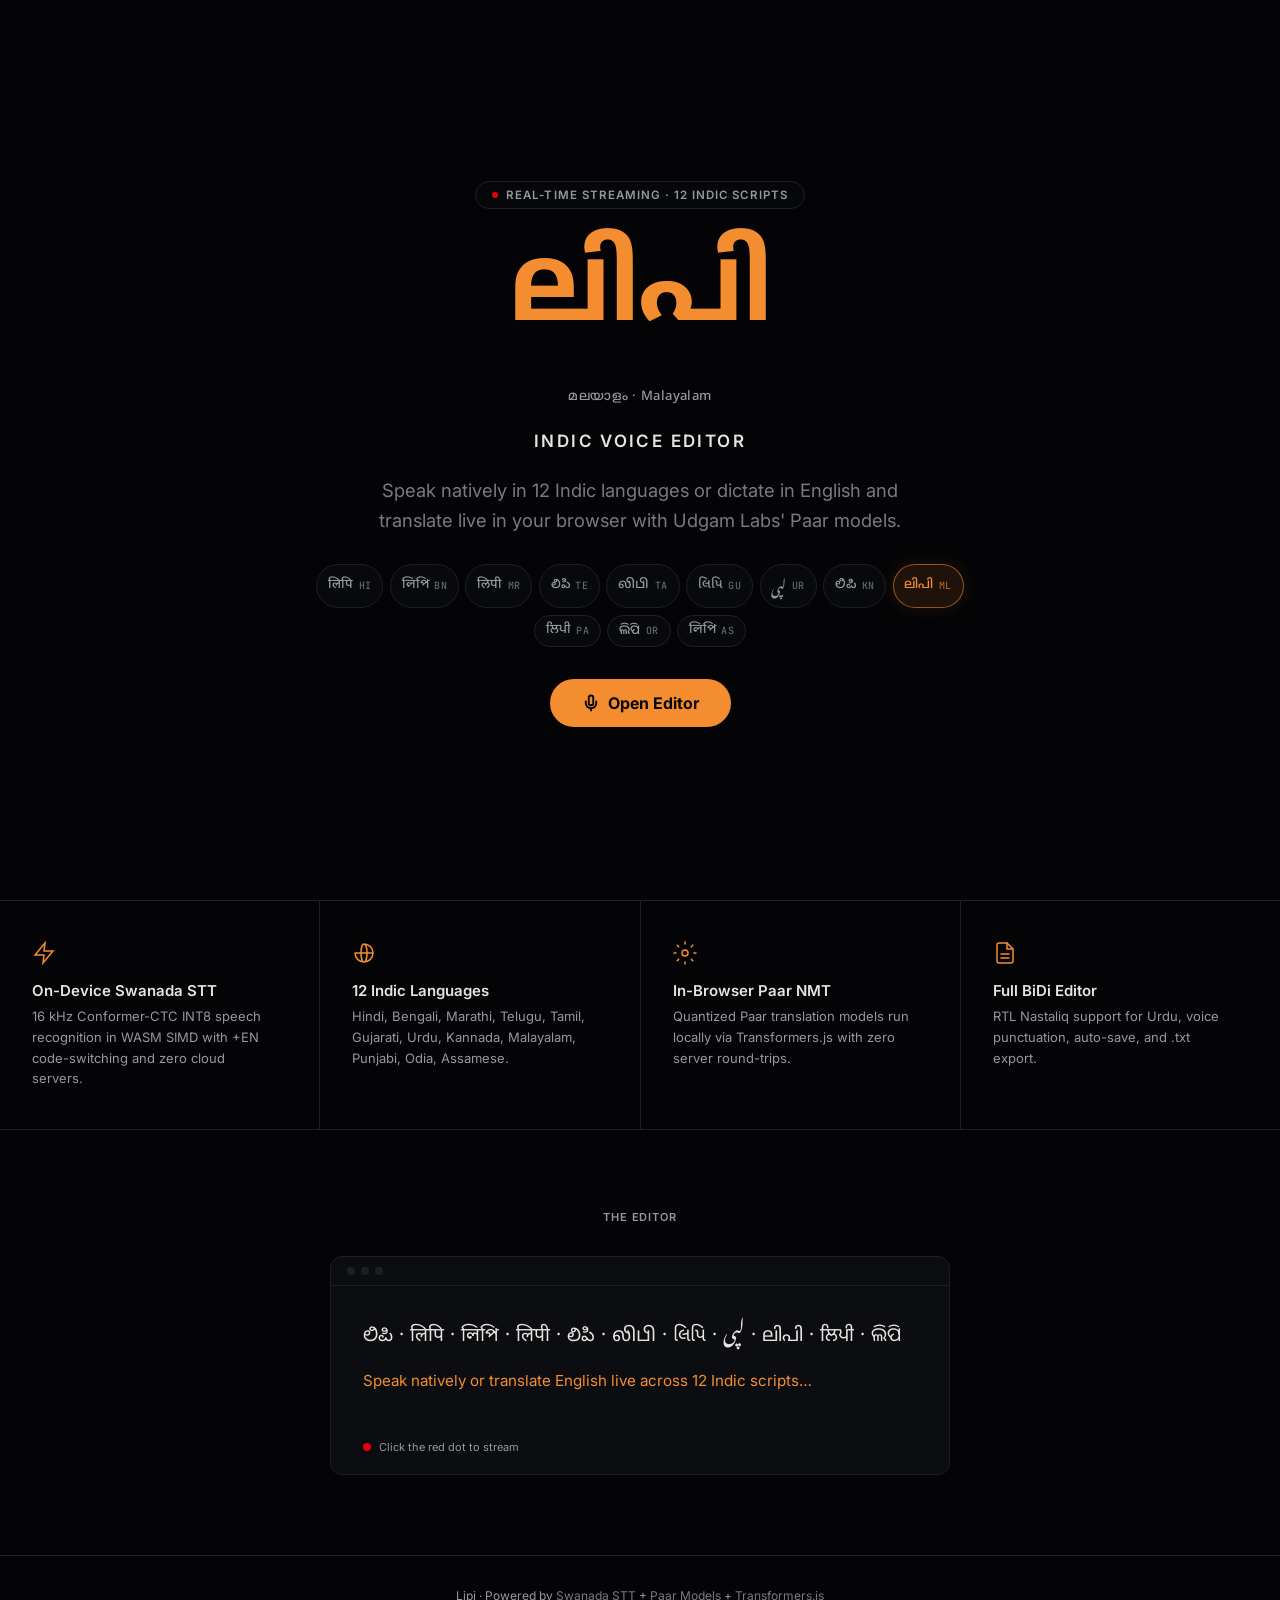
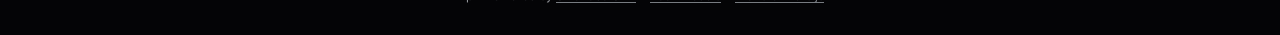
<file: index.html>
<!DOCTYPE html>
<html lang="en">
<head>
  <meta charset="UTF-8">
  <meta name="viewport" content="width=device-width, initial-scale=1.0, viewport-fit=cover, interactive-widget=resizes-content">
  <title>Lipi — Indic Voice Editor</title>
  <meta name="description" content="Real-time on-device Indic voice and text editor supporting 12 languages: Hindi, Bengali, Marathi, Telugu, Tamil, Gujarati, Urdu, Kannada, Malayalam, Punjabi, Odia, and Assamese. Powered by Swanada Conformer-CTC STT, Udgam Labs Paar models, and Transformers.js.">
  <meta name="theme-color" content="#111116">
  <meta name="google" content="notranslate">

  <link rel="icon" href="data:image/svg+xml,<svg xmlns='http://www.w3.org/2000/svg' viewBox='0 0 100 100'><rect width='100' height='100' rx='16' fill='%231b1b22'/><text x='50' y='68' text-anchor='middle' font-size='52' font-family='sans-serif' fill='%23c8912e'>ಲಿ</text></svg>">

  <meta property="og:title" content="Lipi — Indic Voice Editor">
  <meta property="og:description" content="Speak or type across 12 Indic languages with real-time voice streaming and in-browser Paar neural translation.">
  <meta property="og:type" content="website">
  <meta property="og:url" content="https://h3manth.com/ai/lipi/">
  <meta property="og:image" content="https://h3manth.com/ai/lipi/og.jpg">
  <meta property="og:image:width" content="600">
  <meta property="og:image:height" content="900">
  <meta name="twitter:card" content="summary_large_image">
  <meta name="twitter:image" content="https://h3manth.com/ai/lipi/og.jpg">

  <!-- LLM / Agent discoverability -->
  <link rel="llms" href="/ai/lipi/llms.txt" type="text/plain">

  <!-- Schema.org structured data -->
  <script type="application/ld+json">
  {
    "@context": "https://schema.org",
    "@type": "WebApplication",
    "name": "Lipi",
    "alternateName": "Lipi Indic Voice Editor",
    "url": "https://h3manth.com/ai/lipi/",
    "description": "Real-time on-device Indic voice editor and neural translation workspace supporting 12 Indic languages via Swanada Conformer-CTC STT, Udgam Labs Paar models, and Transformers.js.",
    "applicationCategory": "UtilitiesApplication",
    "operatingSystem": "Web",
    "browserRequirements": "Chrome, Edge, Firefox, Safari",
    "inLanguage": ["kn", "hi", "bn", "mr", "te", "ta", "gu", "ur", "ml", "pa", "or", "as", "en"],
    "offers": { "@type": "Offer", "price": "0", "priceCurrency": "USD" },
    "author": { "@type": "Person", "name": "Hemanth HM", "url": "https://h3manth.com" },
    "featureList": [
      "12 Indic languages: Hindi, Bengali, Marathi, Telugu, Tamil, Gujarati, Urdu, Kannada, Malayalam, Punjabi, Odia, Assamese",
      "100% client-side 16 kHz Conformer-CTC neural speech recognition via Swanada (25.4 MiB Mobile / 177.4 MiB Studio)",
      "In-browser neural translation powered by Udgam Labs Paar models and Transformers.js",
      "BiDi and RTL layout support for Urdu",
      "Full text editor with auto-save and text export"
    ]
  }
  </script>

  <!-- Non-render-blocking fonts for all 12 Indic scripts -->
  <link rel="preconnect" href="https://fonts.googleapis.com">
  <link rel="preconnect" href="https://fonts.gstatic.com" crossorigin>
  <link href="https://fonts.googleapis.com/css2?family=Inter:wght@400;500;600;700&family=JetBrains+Mono:wght@400;500&family=Noto+Nastaliq+Urdu:wght@400;600;700&family=Noto+Sans+Arabic:wght@400;600;700&family=Noto+Sans+Bengali:wght@400;600;700&family=Noto+Sans+Devanagari:wght@400;600;700&family=Noto+Sans+Gujarati:wght@400;600;700&family=Noto+Sans+Gurmukhi:wght@400;600;700&family=Noto+Sans+Kannada:wght@400;600;700&family=Noto+Sans+Malayalam:wght@400;600;700&family=Noto+Sans+Oriya:wght@400;600;700&family=Noto+Sans+Tamil:wght@400;600;700&family=Noto+Sans+Telugu:wght@400;600;700&display=swap" rel="stylesheet" media="print" onload="this.media='all'">
  <noscript><link href="https://fonts.googleapis.com/css2?family=Inter:wght@400;500;600;700&family=JetBrains+Mono:wght@400;500&family=Noto+Nastaliq+Urdu:wght@400;600;700&family=Noto+Sans+Arabic:wght@400;600;700&family=Noto+Sans+Bengali:wght@400;600;700&family=Noto+Sans+Devanagari:wght@400;600;700&family=Noto+Sans+Gujarati:wght@400;600;700&family=Noto+Sans+Gurmukhi:wght@400;600;700&family=Noto+Sans+Kannada:wght@400;600;700&family=Noto+Sans+Malayalam:wght@400;600;700&family=Noto+Sans+Oriya:wght@400;600;700&family=Noto+Sans+Tamil:wght@400;600;700&family=Noto+Sans+Telugu:wght@400;600;700&display=swap" rel="stylesheet"></noscript>

  <link rel="stylesheet" href="index.css?v=8">
  <script>if(location.hash==='#editor'){document.documentElement.classList.add('direct-editor'); const isMobile = window.matchMedia('(max-width: 600px)').matches || 'ontouchstart' in window; if (!isMobile) setTimeout(() => document.getElementById('editor')?.focus(), 500);}</script>
  <style>.direct-editor #landing{display:none}.direct-editor #editor-view{display:flex!important}</style>
</head>
<body>

  <main>

  <!-- ═══════ LANDING ═══════ -->
  <section class="landing" id="landing">
    <div class="hero">
      <span class="hero-eyebrow">
        <span class="hero-eyebrow-dot"></span>
        real-time streaming · 12 indic scripts
      </span>

      <div class="hero-word-stage">
        <h1 class="hero-title" id="hero-title" aria-label="Lipi — Indic Voice Editor">
          <span class="hero-title-word" id="hero-title-word" dir="ltr" aria-hidden="true">ಲಿಪಿ</span>
        </h1>
        <div class="hero-script-meta" id="hero-script-meta" aria-hidden="true">ಕನ್ನಡ · Kannada</div>
      </div>

      <p class="hero-tagline">Indic Voice Editor</p>

      <p class="hero-sub">
        Speak natively in 12 Indic languages or dictate in English and translate live in your browser with Udgam Labs' Paar models.
      </p>

      <div class="hero-script-strip" id="hero-script-strip" role="group" aria-label="Preview Lipi across 12 Indic languages"></div>

      <div class="hero-cta-group">
        <button class="btn-primary" id="hero-open-editor">
          <svg viewBox="0 0 24 24" fill="none" stroke="currentColor" stroke-width="2.5" stroke-linecap="round">
            <path d="M12 2a3 3 0 0 0-3 3v7a3 3 0 0 0 6 0V5a3 3 0 0 0-3-3Z"/>
            <path d="M19 10v2a7 7 0 0 1-14 0v-2"/>
            <line x1="12" x2="12" y1="19" y2="22"/>
          </svg>
          Open Editor
        </button>
      </div>
    </div>

    <section class="features" aria-label="Features">
      <div class="feature">
        <svg class="feature-icon" viewBox="0 0 24 24" fill="none" stroke="currentColor" stroke-width="1.5" stroke-linecap="round"><path d="M13 2L3 14h9l-1 8 10-12h-9l1-8z"/></svg>
        <h2 class="feature-title">On-Device Swanada STT</h2>
        <p class="feature-desc">16 kHz Conformer-CTC INT8 speech recognition in WASM SIMD with +EN code-switching and zero cloud servers.</p>
      </div>
      <div class="feature">
        <svg class="feature-icon" viewBox="0 0 24 24" fill="none" stroke="currentColor" stroke-width="1.5" stroke-linecap="round"><path d="M21 12a9 9 0 0 1-9 9m9-9a9 9 0 0 0-9-9m9 9H3m9 9a9 9 0 0 1-9-9m9 9c1.657 0 3-4.03 3-9s-1.343-9-3-9m0 18c-1.657 0-3-4.03-3-9s1.343-9 3-9"/></svg>
        <h2 class="feature-title">12 Indic Languages</h2>
        <p class="feature-desc">Hindi, Bengali, Marathi, Telugu, Tamil, Gujarati, Urdu, Kannada, Malayalam, Punjabi, Odia, Assamese.</p>
      </div>
      <div class="feature">
        <svg class="feature-icon" viewBox="0 0 24 24" fill="none" stroke="currentColor" stroke-width="1.5" stroke-linecap="round"><circle cx="12" cy="12" r="3"/><path d="M12 1v2M12 21v2M4.22 4.22l1.42 1.42M18.36 18.36l1.42 1.42M1 12h2M21 12h2M4.22 19.78l1.42-1.42M18.36 5.64l1.42-1.42"/></svg>
        <h2 class="feature-title">In-Browser Paar NMT</h2>
        <p class="feature-desc">Quantized Paar translation models run locally via Transformers.js with zero server round-trips.</p>
      </div>
      <div class="feature">
        <svg class="feature-icon" viewBox="0 0 24 24" fill="none" stroke="currentColor" stroke-width="1.5" stroke-linecap="round"><path d="M14 2H6a2 2 0 0 0-2 2v16a2 2 0 0 0 2 2h12a2 2 0 0 0 2-2V8z"/><polyline points="14 2 14 8 20 8"/><line x1="16" x2="8" y1="13" y2="13"/><line x1="16" x2="8" y1="17" y2="17"/></svg>
        <h2 class="feature-title">Full BiDi Editor</h2>
        <p class="feature-desc">RTL Nastaliq support for Urdu, voice punctuation, auto-save, and .txt export.</p>
      </div>
    </section>

    <section class="preview" aria-label="Preview">
      <span class="preview-label">The editor</span>
      <div class="preview-window">
        <div class="preview-chrome">
          <span class="preview-dot"></span>
          <span class="preview-dot"></span>
          <span class="preview-dot"></span>
        </div>
        <div class="preview-body">
          ಲಿಪಿ · लिपि · লিপি · लिपी · లిపి · லிபி · લિપિ · لپی · ലിപി · ਲਿਪੀ · ଲିପି
          <div class="preview-accent">Speak natively or translate English live across 12 Indic scripts…</div>
        </div>
        <div class="preview-rec-row">
          <span class="preview-rec-dot"></span>
          <span class="preview-rec-text">Click the red dot to stream</span>
        </div>
      </div>
    </section>

    <footer class="landing-footer">
      <p>Lipi · Powered by <a href="https://h3manth.com/ai/swanada/" target="_blank" rel="noopener">Swanada STT</a> + <a href="https://udgamlabs.com/models/paar" target="_blank" rel="noopener">Paar Models</a> + <a href="https://huggingface.co/docs/transformers.js" target="_blank" rel="noopener">Transformers.js</a></p>
    </footer>
  </section>

  <!-- ═══════ EDITOR ═══════ -->
  <section class="editor-view" id="editor-view" hidden>
    <button class="back-btn" id="back-btn" title="Back to home">
      <svg width="14" height="14" viewBox="0 0 24 24" fill="none" stroke="currentColor" stroke-width="2" stroke-linecap="round"><polyline points="15 18 9 12 15 6"/></svg>
      Back
    </button>

    <div class="editor" id="editor" contenteditable="true" spellcheck="false"
         role="textbox" aria-multiline="true" aria-label="Indic text editor"
         dir="ltr"
         placeholder="ಇಲ್ಲಿ ಟೈಪ್ ಮಾಡಿ ಅಥವಾ ಮಾತನಾಡಿ..."
         data-placeholder="ಇಲ್ಲಿ ಟೈಪ್ ಮಾಡಿ ಅಥವಾ ಮಾತನಾಡಿ..."></div>

    <div class="float-bar" id="float-bar" role="toolbar" aria-label="Editor tools">
      <button class="mic" id="mic" aria-label="Record voice input" title="Record voice (Cmd/Ctrl + M)">
        <span class="mic-dot"></span>
      </button>
      <span class="mic-label" id="mic-label" aria-live="polite"></span>

      <span class="sep" role="separator"></span>

      <!-- Custom Styled Language Picker -->
      <div class="lang-picker" id="lang-picker">
        <select class="sr-only-select" id="lang-select" tabindex="-1" aria-hidden="true">
          <option value="kn" selected>ಕನ್ನಡ (Kannada)</option>
          <option value="hi">हिन्दी (Hindi)</option>
          <option value="bn">বাংলা (Bengali)</option>
          <option value="mr">मराठी (Marathi)</option>
          <option value="te">తెలుగు (Telugu)</option>
          <option value="ta">தமிழ் (Tamil)</option>
          <option value="gu">ગુજરાતી (Gujarati)</option>
          <option value="ur">اردو (Urdu)</option>
          <option value="ml">മലയാളം (Malayalam)</option>
          <option value="pa">ਪੰਜਾਬੀ (Punjabi)</option>
          <option value="or">ଓଡ଼ିଆ (Odia)</option>
          <option value="as">অসমীয়া (Assamese)</option>
        </select>

        <button type="button" class="lang-trigger" id="lang-trigger"
                aria-haspopup="listbox" aria-expanded="false" aria-controls="lang-menu"
                title="Select Indic language">
          <svg class="lang-trigger-globe" width="13" height="13" viewBox="0 0 24 24" fill="none" stroke="currentColor" stroke-width="2" stroke-linecap="round" stroke-linejoin="round" aria-hidden="true">
            <circle cx="12" cy="12" r="10"/>
            <path d="M2 12h20"/>
            <path d="M12 2a15.3 15.3 0 0 1 4 10 15.3 15.3 0 0 1-4 10 15.3 15.3 0 0 1-4-10 15.3 15.3 0 0 1 4-10z"/>
          </svg>
          <span class="lang-trigger-label" id="lang-trigger-label">ಕನ್ನಡ</span>
          <span class="lang-trigger-code" id="lang-trigger-code">KN</span>
          <svg class="lang-trigger-chevron" width="11" height="11" viewBox="0 0 24 24" fill="none" stroke="currentColor" stroke-width="2.4" stroke-linecap="round" stroke-linejoin="round" aria-hidden="true">
            <polyline points="6 9 12 15 18 9"/>
          </svg>
        </button>

        <div class="lang-popover" id="lang-popover" hidden>
          <div class="lang-popover-head">
            <span class="lang-popover-title">Target Script</span>
            <span class="lang-popover-badge">12 · Paar</span>
          </div>
          <div class="lang-menu" id="lang-menu" role="listbox" aria-label="Select Indic language"></div>
        </div>
      </div>

      <!-- Dual Mode Switch: Direct Indic STT vs English -> Indic Paar Translation -->
      <div class="mode-switch" id="mode-switch" role="group" aria-label="Voice mode">
        <button type="button" class="mode-btn is-active" id="mode-stt-btn" aria-pressed="true"
                title="Direct Speech-to-Text in selected Indic language (no model download)">
          Indic STT
        </button>
        <button type="button" class="mode-btn" id="mode-translate-btn" aria-pressed="false"
                title="Speak English and live-translate to selected Indic language via Paar">
          <span id="voice-mode-label">EN → KN</span>
        </button>
      </div>

      <!-- Translate Current Editor Content via Paar on demand -->
      <button type="button" class="pill-btn pill-btn--accent" id="translate-btn"
              aria-label="Translate English text"
              title="Translate English text in editor to selected Indic language (loads Paar on demand)">
        <svg width="12" height="12" viewBox="0 0 24 24" fill="none" stroke="currentColor" stroke-width="2.2" stroke-linecap="round" stroke-linejoin="round" aria-hidden="true">
          <path d="m5 8 6 6"/>
          <path d="m4 14 6-6 2-3"/>
          <path d="M2 5h12"/>
          <path d="M7 2h1"/>
          <path d="m22 22-5-10-5 10"/>
          <path d="M14 18h6"/>
        </svg>
        <span>Translate</span>
      </button>

      <button class="fbtn kn-toggle is-active" id="kn-toggle" aria-pressed="true" title="Phonetic Kannada typing">ಕ</button>

      <span class="sep" role="separator"></span>

      <button class="fbtn" id="copy-btn" title="Copy all" aria-label="Copy text">
        <svg width="14" height="14" viewBox="0 0 24 24" fill="none" stroke="currentColor" stroke-width="2" stroke-linecap="round"><rect x="9" y="9" width="13" height="13" rx="2"/><path d="M5 15H4a2 2 0 0 1-2-2V4a2 2 0 0 1 2-2h9a2 2 0 0 1 2 2v1"/></svg>
      </button>
      <button class="fbtn" id="save-btn" title="Save .txt" aria-label="Save as text file">
        <svg width="14" height="14" viewBox="0 0 24 24" fill="none" stroke="currentColor" stroke-width="2" stroke-linecap="round"><path d="M21 15v4a2 2 0 0 1-2 2H5a2 2 0 0 1-2-2v-4"/><polyline points="7 10 12 15 17 10"/><line x1="12" x2="12" y1="15" y2="3"/></svg>
      </button>
      <button class="fbtn" id="clear-btn" title="Clear" aria-label="Clear editor">
        <svg width="14" height="14" viewBox="0 0 24 24" fill="none" stroke="currentColor" stroke-width="2" stroke-linecap="round"><polyline points="3 6 5 6 21 6"/><path d="M19 6v14a2 2 0 0 1-2 2H7a2 2 0 0 1-2-2V6m3 0V4a2 2 0 0 1 2-2h4a2 2 0 0 1 2 2v2"/></svg>
      </button>

      <span class="sep" role="separator"></span>

      <button class="fbtn" id="help-btn" title="Voice commands & shortcuts" aria-label="Help">
        <svg width="14" height="14" viewBox="0 0 24 24" fill="none" stroke="currentColor" stroke-width="2" stroke-linecap="round"><circle cx="12" cy="12" r="10"/><path d="M9.09 9a3 3 0 0 1 5.83 1c0 2-3 3-3 3"/><line x1="12" x2="12.01" y1="17" y2="17"/></svg>
      </button>
    </div>

    <!-- Help overlay -->
    <div class="help-overlay" id="help-overlay" hidden>
      <div class="help-panel">
        <div class="help-header">
          <h2 class="help-title">Commands & Shortcuts</h2>
          <button class="help-close" id="help-close" aria-label="Close help">&times;</button>
        </div>

        <div class="help-section">
          <h3>Voice Commands</h3>
          <p class="help-hint">Say these while recording to control formatting</p>
          <table class="cmd-table" id="cmd-table">
            <thead><tr><th>You say</th><th>It types</th><th></th></tr></thead>
            <tbody id="cmd-tbody"></tbody>
          </table>
        </div>

        <div class="help-section">
          <h3>Add Custom Command</h3>
          <form class="cmd-form" id="cmd-form">
            <input type="text" id="cmd-trigger" placeholder="Trigger phrase" required aria-label="Trigger phrase">
            <input type="text" id="cmd-output" placeholder="Output text" required aria-label="Output text">
            <button type="submit" class="cmd-add-btn">Add</button>
          </form>
        </div>

        <div class="help-section">
          <h3>Pause Detection</h3>
          <label class="help-toggle">
            <input type="checkbox" id="pause-toggle">
            <span>Auto-insert new line on pause</span>
          </label>
          <div class="pause-slider-wrap" id="pause-slider-wrap">
            <label>Threshold: <span id="pause-val">1.5</span>s</label>
            <input type="range" id="pause-threshold" min="0.8" max="3" step="0.1" value="1.5">
          </div>
        </div>

        <div class="help-section">
          <h3>Keyboard Shortcuts</h3>
          <table class="cmd-table">
            <tbody>
              <tr><td><kbd>Cmd/Ctrl</kbd> + <kbd>M</kbd></td><td>Toggle recording</td><td></td></tr>
              <tr><td><kbd>Cmd/Ctrl</kbd> + <kbd>/</kbd></td><td>Open this help</td><td></td></tr>
            </tbody>
          </table>
        </div>

        <button class="cmd-reset-btn" id="cmd-reset">Reset to defaults</button>
      </div>
    </div>

    <div class="progress" id="progress" hidden role="progressbar" aria-valuemin="0" aria-valuemax="100">
      <div class="progress-fill" id="progress-fill"></div>
    </div>

    <div class="toast-box" id="toast-container" aria-live="polite"></div>
  </section>

  </main>

  <script type="module" src="app.js?v=8"></script>
</body>
</html>
</file>
<file: index.css>
:root {
  --bg:       oklch(0.11 0.005 260);
  --ink:      oklch(0.92 0.006 80);
  --ink2:     oklch(0.58 0.010 260);
  --ink3:     oklch(0.68 0.008 260);
  --surface:  oklch(0.16 0.008 260);
  --surface2: oklch(0.20 0.010 260);
  --border:   oklch(0.24 0.008 260);
  --accent:   oklch(0.74 0.16 58);
  --accent-h: oklch(0.80 0.18 58);
  --rec:      oklch(0.58 0.24 28);
  --recglow:  oklch(0.58 0.24 28 / 0.25);
  --font:     'Noto Sans Kannada', 'Noto Sans Devanagari', 'Noto Sans Bengali',
              'Noto Sans Telugu', 'Noto Sans Tamil', 'Noto Sans Gujarati',
              'Noto Nastaliq Urdu', 'Noto Sans Arabic', 'Noto Sans Malayalam',
              'Noto Sans Gurmukhi', 'Noto Sans Oriya',
              /* System Indic Fallbacks */
              'Kannada Sangam MN', 'Kannada MN',
              'Devanagari Sangam MN', 'Kohinoor Devanagari', 'Nirmala UI',
              'Bangla Sangam MN', 'Kohinoor Bangla', 'Vrinda',
              'Telugu Sangam MN', 'Kohinoor Telugu', 'Gautami',
              'Tamil Sangam MN', 'Kohinoor Tamil', 'Latha',
              'Gujarati Sangam MN', 'Kohinoor Gujarati', 'Shruti',
              'Geeza Pro', 'Urdu Typesetting', 'DecoType Naskh',
              'Malayalam Sangam MN', 'Kartika',
              'Gurmukhi Sangam MN', 'Raavi',
              'Oriya Sangam MN', 'Kalinga',
              'Inter', system-ui, -apple-system, BlinkMacSystemFont, 'Segoe UI', Roboto, sans-serif;
  --fontui:   'Inter', system-ui, sans-serif;
  --mono:     'JetBrains Mono', ui-monospace, monospace;
  --ease:     cubic-bezier(0.16, 1, 0.3, 1);
}

*, *::before, *::after { box-sizing: border-box; margin: 0; padding: 0; }
[hidden] { display: none !important; }

body {
  background: var(--bg);
  color: var(--ink);
  font-family: var(--fontui);
  min-height: 100dvh;
  -webkit-font-smoothing: antialiased;
}

/* ═══════════════════════════════════
   LANDING & 12-SCRIPT HERO ANIMATION
   ═══════════════════════════════════ */

.landing { min-height: 100dvh; display: flex; flex-direction: column; }
.landing[hidden] { display: none; }

.hero {
  flex: 1;
  display: flex;
  flex-direction: column;
  align-items: center;
  justify-content: center;
  text-align: center;
  padding: 4rem 1.75rem 3.5rem;
  min-height: 100dvh;
  gap: 1.5rem;
}

.hero-eyebrow {
  display: inline-flex;
  align-items: center;
  gap: 0.5rem;
  font-size: 0.72rem;
  font-weight: 600;
  text-transform: uppercase;
  letter-spacing: 0.09em;
  color: var(--ink3);
  padding: 0.375rem 1rem;
  border: 1px solid var(--border);
  border-radius: 999px;
  background: oklch(0.14 0.007 260 / 0.6);
}

.hero-eyebrow-dot {
  width: 6px;
  height: 6px;
  border-radius: 50%;
  background: var(--rec);
  animation: soft-pulse 2s ease-in-out infinite;
}

@keyframes soft-pulse {
  0%, 100% { opacity: 1; }
  50%      { opacity: 0.4; }
}

.hero-word-stage {
  display: flex;
  flex-direction: column;
  align-items: center;
  gap: 0.625rem;
}

.hero-title {
  font-family: var(--font);
  font-size: clamp(3.75rem, 10vw, 6.75rem);
  font-weight: 700;
  line-height: 1.25;
  letter-spacing: -0.02em;
  color: var(--accent);
  min-height: 1.35em;
  display: inline-flex;
  align-items: center;
  justify-content: center;
}

.hero-title-word {
  display: inline-block;
  padding: 0.05em 0.18em;
  will-change: transform, opacity;
  transition:
    opacity 260ms var(--ease),
    transform 260ms var(--ease);
}

.hero-title-word[dir="rtl"] {
  line-height: 1.45;
}

.hero-title-word.is-exiting {
  opacity: 0;
  transform: translateY(-10px) scale(0.97);
}

.hero-title-word.is-entering {
  animation: hero-word-in 380ms var(--ease) both;
}

@keyframes hero-word-in {
  from {
    opacity: 0;
    transform: translateY(12px) scale(0.97);
  }
  to {
    opacity: 1;
    transform: translateY(0) scale(1);
  }
}

.hero-script-meta {
  font-family: var(--font);
  font-size: 0.8125rem;
  font-weight: 500;
  color: var(--ink3);
  letter-spacing: 0.03em;
  min-height: 1.4em;
  transition: opacity 200ms var(--ease);
}

.hero-tagline {
  font-size: clamp(0.875rem, 2vw, 1.0625rem);
  font-weight: 600;
  color: var(--ink);
  text-transform: uppercase;
  letter-spacing: 0.14em;
}

.hero-sub {
  font-size: clamp(0.975rem, 2.2vw, 1.15rem);
  color: var(--ink2);
  max-width: 50ch;
  line-height: 1.65;
  text-wrap: balance;
}

/* Interactive 12-language Lipi script ribbon */
.hero-script-strip {
  display: flex;
  flex-wrap: wrap;
  justify-content: center;
  gap: 0.4rem;
  max-width: 680px;
  margin-top: 0.25rem;
}

.hero-script-pill {
  all: unset;
  cursor: pointer;
  display: inline-flex;
  align-items: center;
  gap: 0.35rem;
  padding: 0.3rem 0.68rem;
  border-radius: 999px;
  font-family: var(--font);
  font-size: 0.8125rem;
  font-weight: 500;
  color: var(--ink3);
  background: oklch(0.15 0.008 260 / 0.75);
  border: 1px solid var(--border);
  transition:
    color 180ms var(--ease),
    background 180ms var(--ease),
    border-color 180ms var(--ease),
    transform 150ms var(--ease);
}

.hero-script-pill:hover {
  color: var(--ink);
  border-color: oklch(0.74 0.16 58 / 0.45);
  background: var(--surface2);
  transform: translateY(-1px);
}

.hero-script-pill:focus-visible {
  outline: 2px solid var(--accent);
  outline-offset: 2px;
}

.hero-script-pill.is-active {
  color: var(--accent);
  background: oklch(0.74 0.16 58 / 0.11);
  border-color: oklch(0.74 0.16 58 / 0.55);
  box-shadow: 0 0 18px oklch(0.74 0.16 58 / 0.12);
}

.hero-script-pill-code {
  font-family: var(--mono);
  font-size: 0.625rem;
  letter-spacing: 0.04em;
  opacity: 0.65;
  text-transform: uppercase;
}

.hero-cta-group {
  display: flex;
  gap: 1rem;
  align-items: center;
  flex-wrap: wrap;
  justify-content: center;
  margin-top: 0.5rem;
}

.btn-primary {
  all: unset;
  cursor: pointer;
  display: inline-flex;
  align-items: center;
  gap: 0.5rem;
  padding: 0.875rem 2rem;
  background: var(--accent);
  color: oklch(0.12 0.01 55);
  font-size: 1rem;
  font-weight: 700;
  border-radius: 999px;
  transition: background 200ms var(--ease), transform 120ms var(--ease), box-shadow 200ms var(--ease);
}
.btn-primary:hover {
  background: var(--accent-h);
  transform: scale(1.03);
  box-shadow: 0 0 30px oklch(0.74 0.16 58 / 0.22);
}
.btn-primary:active { transform: scale(0.97); }
.btn-primary:focus-visible { outline: 2px solid var(--ink); outline-offset: 3px; }
.btn-primary svg { width: 18px; height: 18px; }

/* Features */
.features {
  display: grid;
  grid-template-columns: repeat(auto-fit, minmax(210px, 1fr));
  gap: 1px;
  background: var(--border);
  border-top: 1px solid var(--border);
  border-bottom: 1px solid var(--border);
}
.feature { padding: 2.5rem 2rem; background: var(--bg); }
.feature-icon { width: 24px; height: 24px; color: var(--accent); margin-bottom: 0.75rem; }
.feature-title { font-size: 0.9375rem; font-weight: 600; margin-bottom: 0.375rem; }
.feature-desc { font-size: 0.8125rem; color: var(--ink3); line-height: 1.6; max-width: 30ch; }

/* Preview */
.preview { padding: 5rem 2rem; display: flex; flex-direction: column; align-items: center; gap: 2rem; }
.preview-label { font-size: 0.6875rem; font-weight: 600; text-transform: uppercase; letter-spacing: 0.08em; color: var(--ink3); }
.preview-window { width: 100%; max-width: 620px; background: var(--surface); border: 1px solid var(--border); border-radius: 12px; overflow: hidden; }
.preview-chrome { display: flex; align-items: center; gap: 0.375rem; padding: 0.625rem 1rem; border-bottom: 1px solid var(--border); }
.preview-dot { width: 8px; height: 8px; border-radius: 50%; background: var(--border); }
.preview-body { padding: 2rem; font-family: var(--font); font-size: 1.2rem; line-height: 2.1; color: var(--ink); min-height: 120px; }
.preview-accent { color: var(--accent); font-family: var(--fontui); font-size: 0.95rem; margin-top: 0.375rem; }
.preview-rec-row { display: flex; align-items: center; gap: 0.5rem; padding: 0.75rem 2rem 1.25rem; }
.preview-rec-dot { width: 8px; height: 8px; border-radius: 50%; background: var(--rec); animation: soft-pulse 1.5s ease-in-out infinite; }
.preview-rec-text { font-size: 0.6875rem; color: var(--ink3); }

/* Footer */
.landing-footer { text-align: center; padding: 2rem; font-size: 0.75rem; color: var(--ink3); border-top: 1px solid var(--border); }
.landing-footer a { color: var(--ink2); text-decoration: underline; text-underline-offset: 2px; }
.landing-footer a:hover { color: var(--accent); }


/* ═══════════════════════════════════
   EDITOR VIEW
   ═══════════════════════════════════ */

.editor-view {
  position: fixed;
  inset: 0;
  z-index: 100;
  background: var(--bg);
  display: flex;
  flex-direction: column;
}

.editor-view[hidden] { display: none; }

.back-btn {
  all: unset;
  cursor: pointer;
  position: fixed;
  top: calc(0.75rem + env(safe-area-inset-top, 0px));
  left: calc(1rem + env(safe-area-inset-left, 0px));
  z-index: 110;
  font-size: 0.75rem;
  font-weight: 500;
  color: var(--ink3);
  padding: 0.375rem 0.75rem;
  background: oklch(0.15 0.008 260 / 0.88);
  border: 1px solid var(--border);
  border-radius: 999px;
  box-shadow: 0 4px 14px oklch(0 0 0 / 0.35);
  display: flex;
  align-items: center;
  gap: 0.25rem;
  transition: color 120ms, background 120ms, border-color 120ms;
}
.back-btn:hover { color: var(--ink); background: var(--surface); }

/* Fullscreen editor */
.editor {
  flex: 1;
  padding: 3rem 4rem 5.5rem;
  font-family: var(--font);
  font-size: clamp(1.25rem, 2.5vw, 1.5rem);
  line-height: 2.1;
  color: var(--ink);
  outline: none;
  overflow-y: auto;
  overflow-x: hidden;
  word-wrap: break-word;
  overflow-wrap: break-word;
  white-space: pre-wrap;
}

.editor:empty::before,
.editor:has(> br:only-child)::before {
  content: attr(data-placeholder);
  white-space: pre-line;
  color: var(--ink3);
  pointer-events: none;
  font-size: 1.125rem;
  line-height: 2.2;
}

.editor[placeholder]:empty::before,
.editor[placeholder]:has(> br:only-child)::before { content: attr(placeholder); }
.editor[data-placeholder]:empty::before,
.editor[data-placeholder]:has(> br:only-child)::before { content: attr(data-placeholder); }
.editor:not([data-placeholder]):not([placeholder]):empty::before,
.editor:not([data-placeholder]):not([placeholder]):has(> br:only-child)::before {
  content: "ಇಲ್ಲಿ ಟೈಪ್ ಮಾಡಿ ಅಥವಾ ಮಾತನಾಡಿ...";
}

/* ═══════════════════════════════════
   BiDi & RTL (Urdu) SUPPORT
   ═══════════════════════════════════ */

.editor[dir="rtl"],
[dir="rtl"] .editor,
.editor.is-rtl {
  direction: rtl;
  text-align: right;
  unicode-bidi: isolate;
  line-height: 2.4;
}

.editor[dir="rtl"]:empty::before,
.editor.is-rtl:empty::before {
  text-align: right;
}

.editor[dir="rtl"] .interim,
.editor.is-rtl .interim {
  border-right: none;
  border-left: 2px solid var(--accent);
  padding-right: 0;
  padding-left: 2px;
}

.editor::selection { background: oklch(0.74 0.16 58 / 0.2); }

/* Live interim from Web Speech API */
.interim {
  color: var(--accent);
  opacity: 0.7;
  border-right: 2px solid var(--accent);
  padding-right: 2px;
  animation: blink 0.8s step-end infinite;
}
@keyframes blink { 50% { border-color: transparent; } }

/* Transliteration buffer */
.kn-buffer {
  color: var(--ink2);
  font-family: var(--fontui);
  font-size: 0.8em;
  background: oklch(0.20 0.008 260);
  padding: 1px 4px;
  border-radius: 3px;
  margin: 0 1px;
}

/* Translating chunk during asynchronous voice translation */
.translating-chunk {
  opacity: 0.75;
  text-decoration: underline dotted var(--accent);
  animation: soft-pulse 1.5s ease-in-out infinite;
}
.editor.is-translating {
  opacity: 0.85;
}

/* ═══════════════════════════════════
   FLOATING BAR & CUSTOM DROPDOWN
   ═══════════════════════════════════ */

.float-bar {
  position: fixed;
  bottom: calc(1rem + env(safe-area-inset-bottom, 0px));
  left: 50%;
  transform: translateX(-50%);
  display: flex;
  align-items: center;
  gap: 0.375rem;
  padding: 0.375rem 0.625rem;
  background: oklch(0.14 0.008 260 / 0.92);
  backdrop-filter: blur(20px);
  -webkit-backdrop-filter: blur(20px);
  border: 1px solid var(--border);
  border-radius: 999px;
  box-shadow: 0 12px 40px oklch(0 0 0 / 0.45), inset 0 1px 0 oklch(1 0 0 / 0.05);
  z-index: 120;
}

/* Mic */
.mic {
  all: unset;
  cursor: pointer;
  position: relative;
  width: 30px;
  height: 30px;
  display: flex;
  align-items: center;
  justify-content: center;
  border-radius: 50%;
  transition: transform 100ms, background 120ms;
}
.mic:disabled { opacity: 0.25; cursor: not-allowed; }
.mic:hover:not(:disabled) { transform: scale(1.12); background: var(--surface); }
.mic:active:not(:disabled) { transform: scale(0.92); }
.mic:focus-visible { outline: 2px solid var(--accent); outline-offset: 2px; }

.mic-dot {
  position: relative;
  width: 12px;
  height: 12px;
  border-radius: 50%;
  background: var(--rec);
  transition: transform 200ms var(--ease), border-radius 200ms;
}
.mic.is-recording .mic-dot {
  border-radius: 3px;
}
.mic.is-recording .mic-dot::after {
  content: '';
  position: absolute;
  inset: -4px;
  border-radius: inherit;
  border: 2px solid var(--rec);
  opacity: 0.65;
  will-change: transform, opacity;
  animation: pulse-ring 1.2s ease-out infinite;
}
@keyframes pulse-ring {
  0%   { transform: scale(1); opacity: 0.7; }
  100% { transform: scale(1.9); opacity: 0; }
}

.mic-label {
  font-size: 0.6875rem;
  color: var(--ink3);
  white-space: nowrap;
  max-width: 150px;
  overflow: hidden;
  text-overflow: ellipsis;
}
.mic-label:empty { display: none; }
.mic-label[data-phase="recording"] { color: oklch(0.72 0.19 26); }

.sep { width: 1px; height: 18px; background: var(--border); flex-shrink: 0; }

/* Hidden native select kept synced for accessibility/programmatic callers */
.sr-only-select {
  position: absolute;
  width: 1px;
  height: 1px;
  padding: 0;
  margin: -1px;
  overflow: hidden;
  clip: rect(0, 0, 0, 0);
  white-space: nowrap;
  border: 0;
  pointer-events: none;
}

/* Custom Language Picker */
.lang-picker {
  position: relative;
  display: inline-flex;
  align-items: center;
}

.lang-trigger {
  all: unset;
  cursor: pointer;
  display: inline-flex;
  align-items: center;
  gap: 0.4rem;
  height: 30px;
  padding: 0 0.625rem 0 0.65rem;
  border-radius: 999px;
  background: var(--surface);
  border: 1px solid var(--border);
  color: var(--ink);
  font-size: 0.78rem;
  font-weight: 500;
  white-space: nowrap;
  transition:
    background 150ms var(--ease),
    border-color 150ms var(--ease),
    box-shadow 150ms var(--ease);
}

.lang-trigger:hover {
  background: var(--surface2);
  border-color: oklch(0.74 0.16 58 / 0.5);
}

.lang-trigger:focus-visible {
  outline: 2px solid var(--accent);
  outline-offset: 2px;
}

.lang-picker.is-open .lang-trigger {
  background: var(--surface2);
  border-color: var(--accent);
  box-shadow: 0 0 0 3px oklch(0.74 0.16 58 / 0.14);
}

.lang-trigger-globe {
  color: var(--accent);
  flex-shrink: 0;
}

.lang-trigger-label {
  font-family: var(--font);
  font-weight: 600;
  line-height: 1.2;
}

.lang-trigger-code {
  font-family: var(--mono);
  font-size: 0.625rem;
  font-weight: 600;
  color: var(--ink3);
  padding: 0.1rem 0.35rem;
  border-radius: 4px;
  background: oklch(0.12 0.006 260 / 0.8);
  border: 1px solid oklch(1 0 0 / 0.06);
  letter-spacing: 0.03em;
}

.lang-trigger-chevron {
  color: var(--ink3);
  flex-shrink: 0;
  transition: transform 200ms var(--ease), color 150ms var(--ease);
}

.lang-picker.is-open .lang-trigger-chevron {
  transform: rotate(180deg);
  color: var(--accent);
}

/* Upward Glassmorphic Popover Menu */
.lang-popover {
  position: absolute;
  bottom: calc(100% + 10px);
  left: 50%;
  transform: translateX(-50%);
  width: min(352px, calc(100vw - 1.5rem));
  padding: 0.625rem;
  border-radius: 16px;
  background: oklch(0.15 0.009 260 / 0.97);
  backdrop-filter: blur(24px);
  -webkit-backdrop-filter: blur(24px);
  border: 1px solid oklch(0.28 0.010 260);
  box-shadow:
    0 24px 56px oklch(0 0 0 / 0.6),
    0 4px 14px oklch(0 0 0 / 0.35),
    inset 0 1px 0 oklch(1 0 0 / 0.07);
  z-index: 160;
  transform-origin: bottom center;
  animation: lang-popover-in 180ms var(--ease) both;
}

.lang-popover[hidden] {
  display: none;
}

@keyframes lang-popover-in {
  from {
    opacity: 0;
    transform: translateX(-50%) translateY(8px) scale(0.97);
  }
  to {
    opacity: 1;
    transform: translateX(-50%) translateY(0) scale(1);
  }
}

.lang-popover-head {
  display: flex;
  align-items: center;
  justify-content: space-between;
  padding: 0.2rem 0.45rem 0.55rem;
  margin-bottom: 0.35rem;
  border-bottom: 1px solid oklch(1 0 0 / 0.06);
}

.lang-popover-title {
  font-size: 0.65rem;
  font-weight: 600;
  text-transform: uppercase;
  letter-spacing: 0.09em;
  color: var(--ink3);
}

.lang-popover-badge {
  font-family: var(--mono);
  font-size: 0.625rem;
  color: var(--accent);
  background: oklch(0.74 0.16 58 / 0.12);
  border: 1px solid oklch(0.74 0.16 58 / 0.28);
  padding: 0.08rem 0.42rem;
  border-radius: 999px;
}

.lang-menu {
  display: grid;
  grid-template-columns: repeat(2, minmax(0, 1fr));
  gap: 0.3rem;
  max-height: var(--lang-menu-max-h, min(420px, 68dvh, calc(100dvh - 10rem)));
  overflow-y: auto;
}

.lang-option {
  all: unset;
  cursor: pointer;
  display: flex;
  align-items: center;
  justify-content: space-between;
  gap: 0.5rem;
  padding: 0.5rem 0.625rem;
  border-radius: 10px;
  border: 1px solid transparent;
  background: transparent;
  color: var(--ink);
  transition:
    background 130ms var(--ease),
    border-color 130ms var(--ease),
    transform 100ms var(--ease);
}

.lang-option:hover,
.lang-option:focus-visible {
  background: oklch(0.21 0.010 260);
  border-color: oklch(1 0 0 / 0.08);
  outline: none;
}

.lang-option.is-selected {
  background: oklch(0.74 0.16 58 / 0.12);
  border-color: oklch(0.74 0.16 58 / 0.45);
}

.lang-option-text {
  display: flex;
  flex-direction: column;
  gap: 0.1rem;
  min-width: 0;
}

.lang-option-native {
  font-family: var(--font);
  font-size: 0.875rem;
  font-weight: 600;
  color: var(--ink);
  line-height: 1.35;
  text-align: left;
  unicode-bidi: isolate;
  white-space: nowrap;
  overflow: hidden;
  text-overflow: ellipsis;
}

.lang-option.is-selected .lang-option-native {
  color: var(--accent);
}

.lang-option-sub {
  display: inline-flex;
  align-items: center;
  gap: 0.3rem;
  font-family: var(--fontui);
  font-size: 0.6875rem;
  color: var(--ink3);
}

.lang-option-rtl {
  font-family: var(--mono);
  font-size: 0.55rem;
  font-weight: 600;
  padding: 0.04rem 0.28rem;
  border-radius: 3px;
  color: var(--accent);
  border: 1px solid oklch(0.74 0.16 58 / 0.35);
}

.lang-option-check {
  width: 14px;
  height: 14px;
  color: var(--accent);
  opacity: 0;
  flex-shrink: 0;
  transform: scale(0.8);
  transition: opacity 140ms var(--ease), transform 140ms var(--ease);
}

.lang-option.is-selected .lang-option-check {
  opacity: 1;
  transform: scale(1);
}

/* Segmented Dual-Mode Switch (Indic STT vs EN->Indic Translate) */
.mode-switch {
  display: inline-flex;
  align-items: center;
  padding: 2px;
  border-radius: 999px;
  background: var(--surface);
  border: 1px solid var(--border);
  gap: 2px;
}

.mode-btn {
  all: unset;
  cursor: pointer;
  display: inline-flex;
  align-items: center;
  justify-content: center;
  height: 24px;
  padding: 0 0.6rem;
  border-radius: 999px;
  font-family: var(--fontui);
  font-size: 0.69rem;
  font-weight: 600;
  color: var(--ink3);
  white-space: nowrap;
  transition: color 140ms var(--ease), background 140ms var(--ease), box-shadow 140ms var(--ease);
}

.mode-btn:hover:not(.is-active) {
  color: var(--ink);
}

.mode-btn:focus-visible {
  outline: 2px solid var(--accent);
  outline-offset: 2px;
}

.mode-btn.is-active {
  color: oklch(0.12 0.01 55);
  background: var(--accent);
  box-shadow: 0 1px 6px oklch(0.74 0.16 58 / 0.28);
}

/* Toolbar Pill Buttons (Translate) */
.pill-btn {
  all: unset;
  cursor: pointer;
  display: inline-flex;
  align-items: center;
  gap: 0.3rem;
  height: 28px;
  padding: 0 0.65rem;
  border-radius: 999px;
  font-family: var(--fontui);
  font-size: 0.72rem;
  font-weight: 600;
  color: var(--ink3);
  background: transparent;
  border: 1px solid var(--border);
  white-space: nowrap;
  transition: color 140ms, background 140ms, border-color 140ms, transform 100ms;
}

.pill-btn:hover {
  color: var(--ink);
  background: var(--surface);
  border-color: oklch(1 0 0 / 0.18);
}

.pill-btn:focus-visible {
  outline: 2px solid var(--accent);
  outline-offset: 2px;
}

.pill-btn.is-active {
  color: var(--accent);
  background: oklch(0.74 0.16 58 / 0.12);
  border-color: oklch(0.74 0.16 58 / 0.48);
}

.pill-btn--accent {
  color: var(--accent);
  border-color: oklch(0.74 0.16 58 / 0.32);
  background: oklch(0.74 0.16 58 / 0.08);
}

.pill-btn--accent:hover {
  background: oklch(0.74 0.16 58 / 0.16);
  border-color: oklch(0.74 0.16 58 / 0.55);
}

/* Small action buttons */
.fbtn {
  all: unset;
  cursor: pointer;
  width: 28px;
  height: 28px;
  display: flex;
  align-items: center;
  justify-content: center;
  font-size: 0.8125rem;
  color: var(--ink3);
  border-radius: 7px;
  transition: color 100ms, background 100ms;
}
.fbtn:hover { color: var(--ink); background: var(--surface); }
.fbtn:focus-visible { outline: 2px solid var(--accent); outline-offset: 2px; }
.fbtn:disabled { opacity: 0.25; cursor: not-allowed; }

.kn-toggle { font-family: var(--font); font-weight: 700; font-size: 0.875rem; }
.kn-toggle.is-active { color: var(--accent); background: oklch(0.74 0.16 58 / 0.12); }

/* Progress */
.progress { position: fixed; top: 0; left: 0; right: 0; height: 2px; background: var(--border); z-index: 200; }
.progress-fill {
  height: 100%;
  width: 100%;
  background: var(--accent);
  transform-origin: left;
  transform: scaleX(0);
  will-change: transform;
  transition: transform 300ms linear;
}

/* Toast */
.toast-box { position: fixed; top: 1rem; right: 1rem; z-index: 180; display: flex; flex-direction: column; gap: 0.375rem; pointer-events: none; }
.toast {
  padding: 0.375rem 0.875rem;
  border-radius: 999px;
  font-size: 0.8125rem;
  font-weight: 500;
  background: var(--surface);
  color: var(--ink);
  border: 1px solid var(--border);
  box-shadow: 0 4px 16px oklch(0 0 0 / 0.4);
  pointer-events: auto;
  opacity: 0;
  transform: translateY(-4px);
  transition: opacity 200ms var(--ease), transform 200ms var(--ease);
}
.toast.is-visible { opacity: 1; transform: none; }
.toast--success { border-color: oklch(0.68 0.14 155 / 0.3); }
.toast--error   { border-color: oklch(0.62 0.20 25 / 0.3); color: oklch(0.62 0.20 25); }

/* ─── Help overlay ─── */
.help-overlay {
  position: fixed;
  inset: 0;
  z-index: 200;
  background: oklch(0 0 0 / 0.6);
  backdrop-filter: blur(8px);
  -webkit-backdrop-filter: blur(8px);
  display: flex;
  align-items: center;
  justify-content: center;
  padding: 1rem;
}
.help-overlay[hidden] { display: none; }

.help-panel {
  background: oklch(0.14 0.008 260);
  border: 1px solid var(--border);
  border-radius: 16px;
  padding: 1.5rem;
  width: min(480px, 100%);
  max-height: 80vh;
  overflow-y: auto;
  box-shadow: 0 24px 64px oklch(0 0 0 / 0.5);
}

.help-header { display: flex; justify-content: space-between; align-items: center; margin-bottom: 1rem; }
.help-title { font-size: 1rem; font-weight: 600; color: var(--ink); margin: 0; }
.help-close {
  all: unset;
  cursor: pointer;
  font-size: 1.25rem;
  color: var(--ink3);
  width: 28px;
  height: 28px;
  display: flex;
  align-items: center;
  justify-content: center;
  border-radius: 6px;
  transition: background 100ms;
}
.help-close:hover { background: var(--surface); color: var(--ink); }

.help-section { margin-bottom: 1.25rem; }
.help-section h3 {
  font-size: 0.6875rem;
  font-weight: 600;
  text-transform: uppercase;
  letter-spacing: 0.08em;
  color: var(--ink3);
  margin: 0 0 0.5rem;
}
.help-hint { font-size: 0.75rem; color: var(--ink3); margin: 0 0 0.5rem; }

.cmd-table { width: 100%; border-collapse: collapse; font-size: 0.8125rem; }
.cmd-table th { text-align: left; color: var(--ink3); font-weight: 500; padding: 0.25rem 0.5rem; border-bottom: 1px solid var(--border); }
.cmd-table td { padding: 0.375rem 0.5rem; border-bottom: 1px solid oklch(1 0 0 / 0.04); color: var(--ink2); }
.cmd-table td:first-child { color: var(--ink); font-family: var(--mono); font-size: 0.75rem; }
.cmd-table td:last-child { width: 30px; text-align: center; }

.cmd-del {
  all: unset;
  cursor: pointer;
  font-size: 0.75rem;
  color: var(--ink3);
  opacity: 0;
  transition: opacity 100ms;
}
.cmd-table tr:hover .cmd-del,
.cmd-del:focus-visible { opacity: 1; }
.cmd-del:hover { color: oklch(0.62 0.20 25); }
@media (hover: none), (pointer: coarse) {
  .cmd-del {
    opacity: 1;
    min-width: 40px;
    min-height: 40px;
    display: inline-flex;
    align-items: center;
    justify-content: center;
  }
}
.cmd-default { font-size: 0.5625rem; color: var(--ink3); margin-left: 0.25rem; }

kbd {
  display: inline-block;
  padding: 0.125rem 0.375rem;
  font-size: 0.6875rem;
  font-family: var(--mono);
  background: var(--surface);
  border: 1px solid var(--border);
  border-radius: 4px;
  color: var(--ink2);
}

.cmd-form {
  display: flex;
  gap: 0.375rem;
  align-items: center;
}
.cmd-form input {
  flex: 1;
  padding: 0.375rem 0.625rem;
  font-size: 0.8125rem;
  background: var(--surface);
  border: 1px solid var(--border);
  border-radius: 8px;
  color: var(--ink);
  font-family: var(--fontui);
  outline: none;
  transition: border-color 150ms;
}
.cmd-form input:focus { border-color: var(--accent); }
.cmd-form input::placeholder { color: var(--ink3); }

.cmd-add-btn {
  all: unset;
  cursor: pointer;
  padding: 0.375rem 0.75rem;
  font-size: 0.75rem;
  font-weight: 600;
  color: var(--accent);
  border: 1px solid oklch(0.74 0.16 58 / 0.3);
  border-radius: 8px;
  background: oklch(0.74 0.16 58 / 0.08);
  white-space: nowrap;
  transition: background 150ms;
}
.cmd-add-btn:hover { background: oklch(0.74 0.16 58 / 0.15); }

.help-toggle {
  display: flex;
  align-items: center;
  gap: 0.5rem;
  font-size: 0.8125rem;
  color: var(--ink2);
  cursor: pointer;
}
.help-toggle input[type="checkbox"] {
  appearance: none;
  width: 36px;
  height: 20px;
  border-radius: 10px;
  background: var(--surface);
  border: 1px solid var(--border);
  position: relative;
  cursor: pointer;
  transition: background 150ms;
}
.help-toggle input[type="checkbox"]::after {
  content: '';
  position: absolute;
  top: 2px;
  left: 2px;
  width: 14px;
  height: 14px;
  border-radius: 50%;
  background: var(--ink3);
  transition: transform 150ms, background 150ms;
}
.help-toggle input[type="checkbox"]:checked { background: oklch(0.74 0.16 58 / 0.3); border-color: var(--accent); }
.help-toggle input[type="checkbox"]:checked::after { transform: translateX(16px); background: var(--accent); }

.pause-slider-wrap {
  margin-top: 0.5rem;
  font-size: 0.75rem;
  color: var(--ink3);
  display: flex;
  align-items: center;
  gap: 0.75rem;
}
.pause-slider-wrap[hidden] { display: none; }
.pause-slider-wrap input[type="range"] {
  flex: 1;
  height: 4px;
  appearance: none;
  background: var(--border);
  border-radius: 2px;
  outline: none;
}
.pause-slider-wrap input[type="range"]::-webkit-slider-thumb {
  appearance: none;
  width: 14px;
  height: 14px;
  border-radius: 50%;
  background: var(--accent);
  cursor: pointer;
}

.cmd-reset-btn {
  all: unset;
  cursor: pointer;
  font-size: 0.6875rem;
  color: var(--ink3);
  text-decoration: underline;
  transition: color 150ms;
}
.cmd-reset-btn:hover { color: var(--ink); }

/* ─── Reduced motion ─── */
@media (prefers-reduced-motion: reduce) {
  *, *::before, *::after { animation-duration: 0.01ms !important; transition-duration: 0.01ms !important; }
}

/* ─── Mobile ─── */
@media (max-width: 640px) {
  .hero { padding: calc(2.5rem + env(safe-area-inset-top, 0px)) 1.25rem 2.5rem; gap: 1.25rem; }
  .hero-title { font-size: 2.85rem; }
  .hero-script-pill { min-height: 36px; padding: 0.32rem 0.62rem; font-size: 0.76rem; }
  .feature { padding: 1.75rem 1.25rem; }
  .preview { padding: 3rem 1rem; }
  .editor { padding: calc(3.75rem + env(safe-area-inset-top, 0px)) 1.125rem calc(8.5rem + env(safe-area-inset-bottom, 0px)); }
  .float-bar {
    bottom: calc(0.6rem + env(safe-area-inset-bottom, 0px));
    flex-wrap: wrap;
    justify-content: center;
    gap: 0.3rem;
    padding: 0.4rem 0.55rem;
    width: min(392px, calc(100vw - 1rem));
    max-width: calc(100vw - 1rem);
    border-radius: 20px;
    background: oklch(0.14 0.008 260 / 0.97);
    backdrop-filter: none;
    -webkit-backdrop-filter: none;
    transition: bottom 150ms ease;
  }
  .sep { display: none; }
  .mic { width: 44px; height: 44px; min-width: 44px; min-height: 44px; }
  .mic-label {
    position: absolute;
    bottom: calc(100% + 0.5rem);
    left: 50%;
    transform: translateX(-50%);
    max-width: calc(100vw - 2rem);
    padding: 0.3rem 0.75rem;
    border-radius: 999px;
    background: oklch(0.15 0.009 260 / 0.97);
    border: 1px solid var(--border);
    box-shadow: 0 6px 20px oklch(0 0 0 / 0.45);
    font-size: 0.75rem;
    font-weight: 500;
    z-index: 125;
    pointer-events: none;
  }
  .lang-picker { position: static; }
  .lang-trigger { padding: 0 0.7rem; gap: 0.3rem; min-height: 40px; height: 40px; font-size: 0.75rem; }
  .lang-trigger-label { max-width: 96px; overflow: hidden; text-overflow: ellipsis; }
  .lang-trigger-globe { display: none; }
  .lang-popover {
    position: absolute;
    left: 50%;
    bottom: calc(100% + 0.625rem);
    width: min(360px, calc(100vw - 1rem));
    max-width: calc(100vw - 1rem);
    background: oklch(0.15 0.009 260 / 0.99);
    backdrop-filter: none;
    -webkit-backdrop-filter: none;
  }
  .lang-menu {
    max-height: var(--lang-menu-max-h, min(420px, calc(100dvh - 10rem)));
  }
  .lang-option { min-height: 44px; padding: 0.55rem 0.65rem; }
  .mode-btn { min-height: 40px; height: 40px; padding: 0 0.6rem; font-size: 0.68rem; }
  .pill-btn { padding: 0 0.75rem; font-size: 0.74rem; min-height: 40px; height: 40px; min-width: 44px; justify-content: center; }
  #translate-btn span { display: none; }
  .fbtn { width: 40px; height: 40px; min-width: 40px; min-height: 40px; }
  .toast-box {
    top: calc(0.5rem + env(safe-area-inset-top, 0px));
    right: calc(0.65rem + env(safe-area-inset-right, 0px));
    bottom: auto;
    left: auto;
    transform: none;
    align-items: flex-end;
    width: auto;
    max-width: calc(100vw - 6.5rem);
  }
  .back-btn {
    top: calc(0.5rem + env(safe-area-inset-top, 0px));
    left: calc(0.65rem + env(safe-area-inset-left, 0px));
    min-height: 40px;
    padding: 0.45rem 0.85rem;
  }
  .help-overlay {
    backdrop-filter: none;
    -webkit-backdrop-filter: none;
    background: oklch(0 0 0 / 0.78);
    padding-bottom: calc(1rem + env(safe-area-inset-bottom, 0px));
  }
  .help-close { width: 40px; height: 40px; min-width: 40px; min-height: 40px; }
  .help-panel { padding: 1.25rem; border-radius: 12px; }
  .cmd-form { flex-wrap: wrap; }
  .cmd-form input { min-width: 0; }
}
</file>
